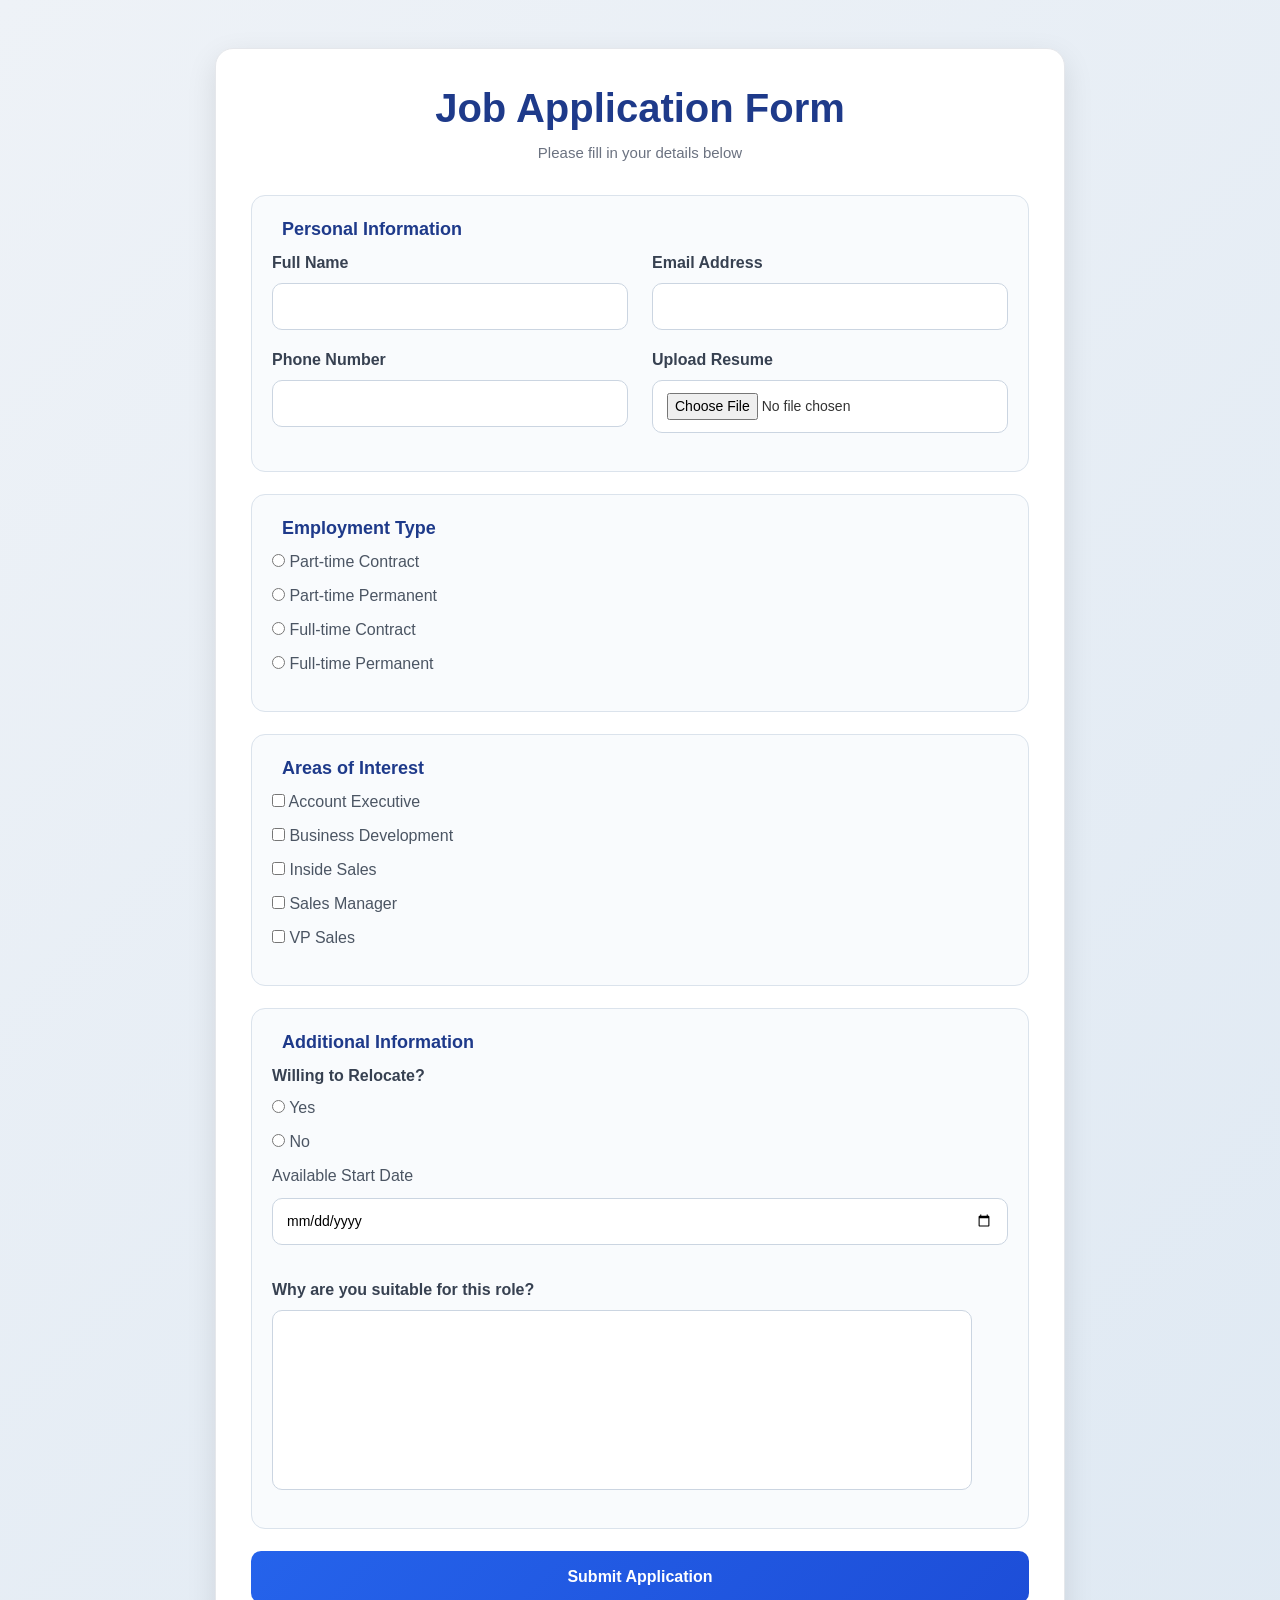
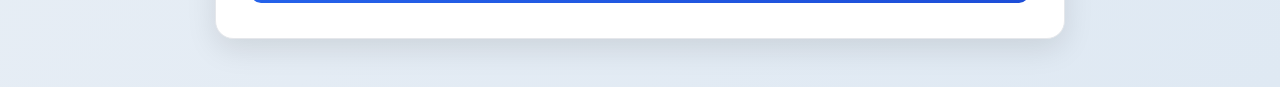
<file: index.html>
<!DOCTYPE html>
<html lang="en">
<head>
    <meta charset="UTF-8">
    <meta name="viewport" content="width=device-width, initial-scale=1.0">
    <title>Job Application Form</title>

    <link href="https://cdn.jsdelivr.net/npm/bootstrap@5.3.3/dist/css/bootstrap.min.css" rel="stylesheet">
    <link rel="stylesheet" href="Styles.css">
    <script src="Validate.js"></script>
</head>
<body>
    <div class="container py-5">
        <div class="form-card">
            <h1>Job Application Form</h1>
            <p class="subtitle">Please fill in your details below</p>

            <form onsubmit="return validateForm()">
                <fieldset>
                    <legend>Personal Information</legend>

                    <div class="row">
                        <div class="col-md-6">
                            <label for="name">Full Name</label>
                            <input type="text" id="name" name="fullname">
                        </div>

                        <div class="col-md-6">
                            <label for="email">Email Address</label>
                            <input type="email" id="email" name="email">
                        </div>
                    </div>

                    <div class="row">
                        <div class="col-md-6">
                            <label for="phone">Phone Number</label>
                            <input type="tel" id="phone" name="phone">
                        </div>

                        <div class="col-md-6">
                            <label for="resume">Upload Resume</label>
                            <input type="file" id="resume" name="resume">
                        </div>
                    </div>
                </fieldset>

                <fieldset>
                    <legend>Employment Type</legend>
                    <div class="radio-group">
                        <label><input type="radio" name="employment"> Part-time Contract</label>
                        <label><input type="radio" name="employment"> Part-time Permanent</label>
                        <label><input type="radio" name="employment"> Full-time Contract</label>
                        <label><input type="radio" name="employment"> Full-time Permanent</label>
                    </div>
                </fieldset>

                <fieldset>
                    <legend>Areas of Interest</legend>
                    <div class="checkbox-group">
                        <label><input type="checkbox" name="interest"> Account Executive</label>
                        <label><input type="checkbox" name="interest"> Business Development</label>
                        <label><input type="checkbox" name="interest"> Inside Sales</label>
                        <label><input type="checkbox" name="interest"> Sales Manager</label>
                        <label><input type="checkbox" name="interest"> VP Sales</label>
                    </div>
                </fieldset>

                <fieldset>
                    <legend>Additional Information</legend>

                    <label>Willing to Relocate?</label>
                    <div class="radio-group">
                        <label><input type="radio" name="relocate"> Yes</label>
                        <label><input type="radio" name="relocate"> No</label>
                        <label for="startdate">Available Start Date</label>
                        <input type="date" id="startdate" name="startdate">
                    </div>

                    <label for="message">Why are you suitable for this role?</label>
                    <textarea id="message" name="message"></textarea>
                </fieldset>

                <button type="submit" class="btn btn-primary submit-btn">Submit Application</button>
            </form>
        </div>
    </div>

    <script src="https://cdn.jsdelivr.net/npm/bootstrap@5.3.3/dist/js/bootstrap.bundle.min.js"></script>
</body>
</html>
</file>
<file: Styles.css>
body {
    font-family: "Segoe UI", Arial, sans-serif;
    background: linear-gradient(135deg, #eef2f7, #dfe9f3);
    margin: 0;
    color: #333;
}

.form-card {
    max-width: 850px;
    margin: auto;
    background: #ffffff;
    padding: 35px;
    border-radius: 18px;
    box-shadow: 0 10px 30px rgba(0, 0, 0, 0.10);
    border: 1px solid #e5e7eb;
}

h1 {
    text-align: center;
    margin-bottom: 10px;
    color: #1e3a8a;
    font-weight: 700;
}

.subtitle {
    text-align: center;
    color: #6b7280;
    margin-bottom: 30px;
    font-size: 15px;
}

fieldset {
    border: 1px solid #dbe3ec;
    border-radius: 14px;
    padding: 20px;
    margin-bottom: 22px;
    background: #f9fbfd;
}

legend {
    font-weight: 700;
    color: #1e3a8a;
    font-size: 18px;
    padding: 0 10px;
    width: auto;
}

label {
    display: block;
    margin-bottom: 8px;
    font-weight: 600;
    color: #374151;
}

input[type="text"],
input[type="email"],
input[type="tel"],
input[type="date"],
input[type="file"],
select,
textarea {
    width: 100%;
    padding: 12px 14px;
    margin-bottom: 18px;
    border: 1px solid #cbd5e1;
    border-radius: 10px;
    font-size: 14px;
    box-sizing: border-box;
    background: #fff;
    transition: all 0.2s ease;
}

input:focus,
select:focus,
textarea:focus {
    border-color: #2563eb;
    outline: none;
    box-shadow: 0 0 0 3px rgba(37, 99, 235, 0.15);
}

textarea {
    min-height: 110px;
    resize: none;
}

.radio-group,
.checkbox-group {
    margin-bottom: 15px;
}

.radio-group label,
.checkbox-group label {
    display: block;
    font-weight: 500;
    margin-bottom: 10px;
    color: #4b5563;
}

label[for="message"] {
    display: block;
    margin-bottom: 8px;
}

#message {
    display: block;
    width: 700px;
    height: 180px;
    resize: none;
}

.submit-btn {
    width: 100%;
    padding: 14px;
    font-size: 16px;
    font-weight: 600;
    border-radius: 10px;
    background: linear-gradient(135deg, #2563eb, #1d4ed8);
    border: none;
}

.submit-btn:hover {
    background: linear-gradient(135deg, #1d4ed8, #1e40af);
}

@media (max-width: 768px) {
    .form-card {
        padding: 20px;
    }

    h1 {
        font-size: 28px;
    }
}
</file>
